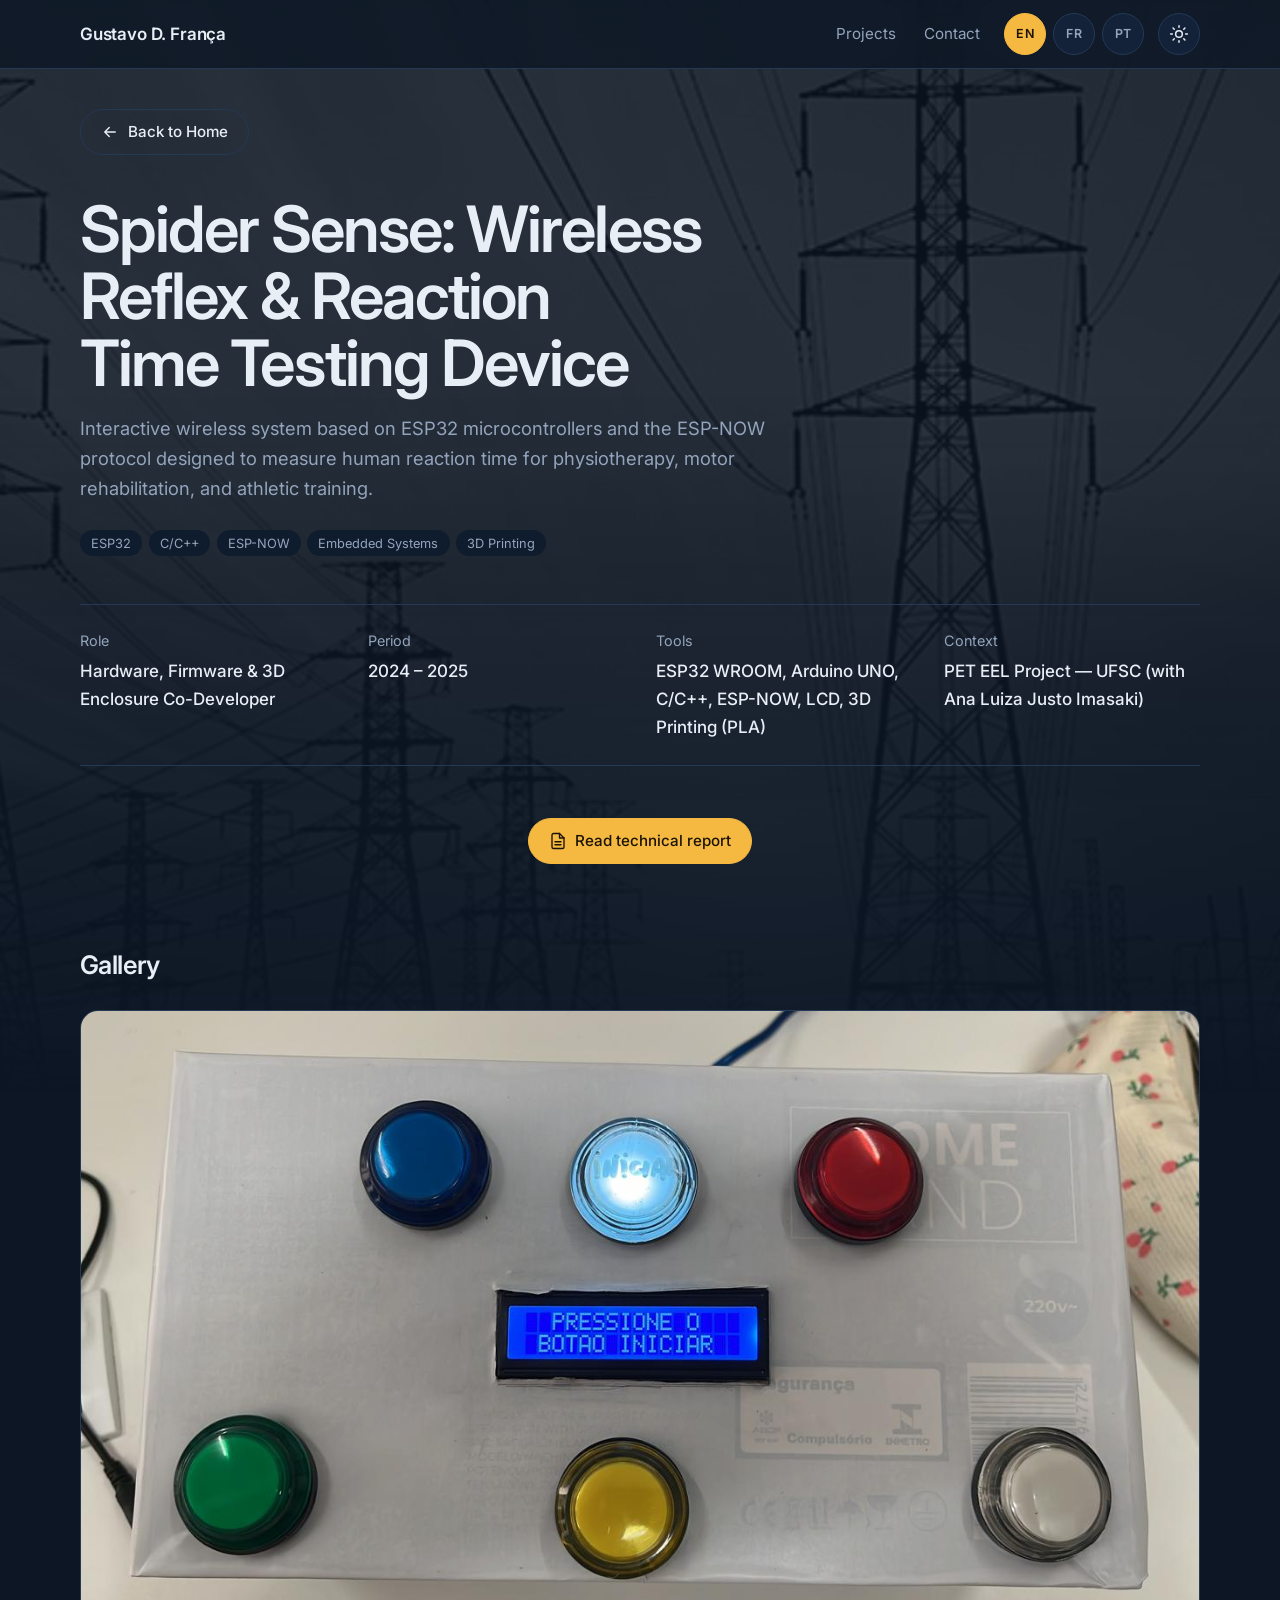
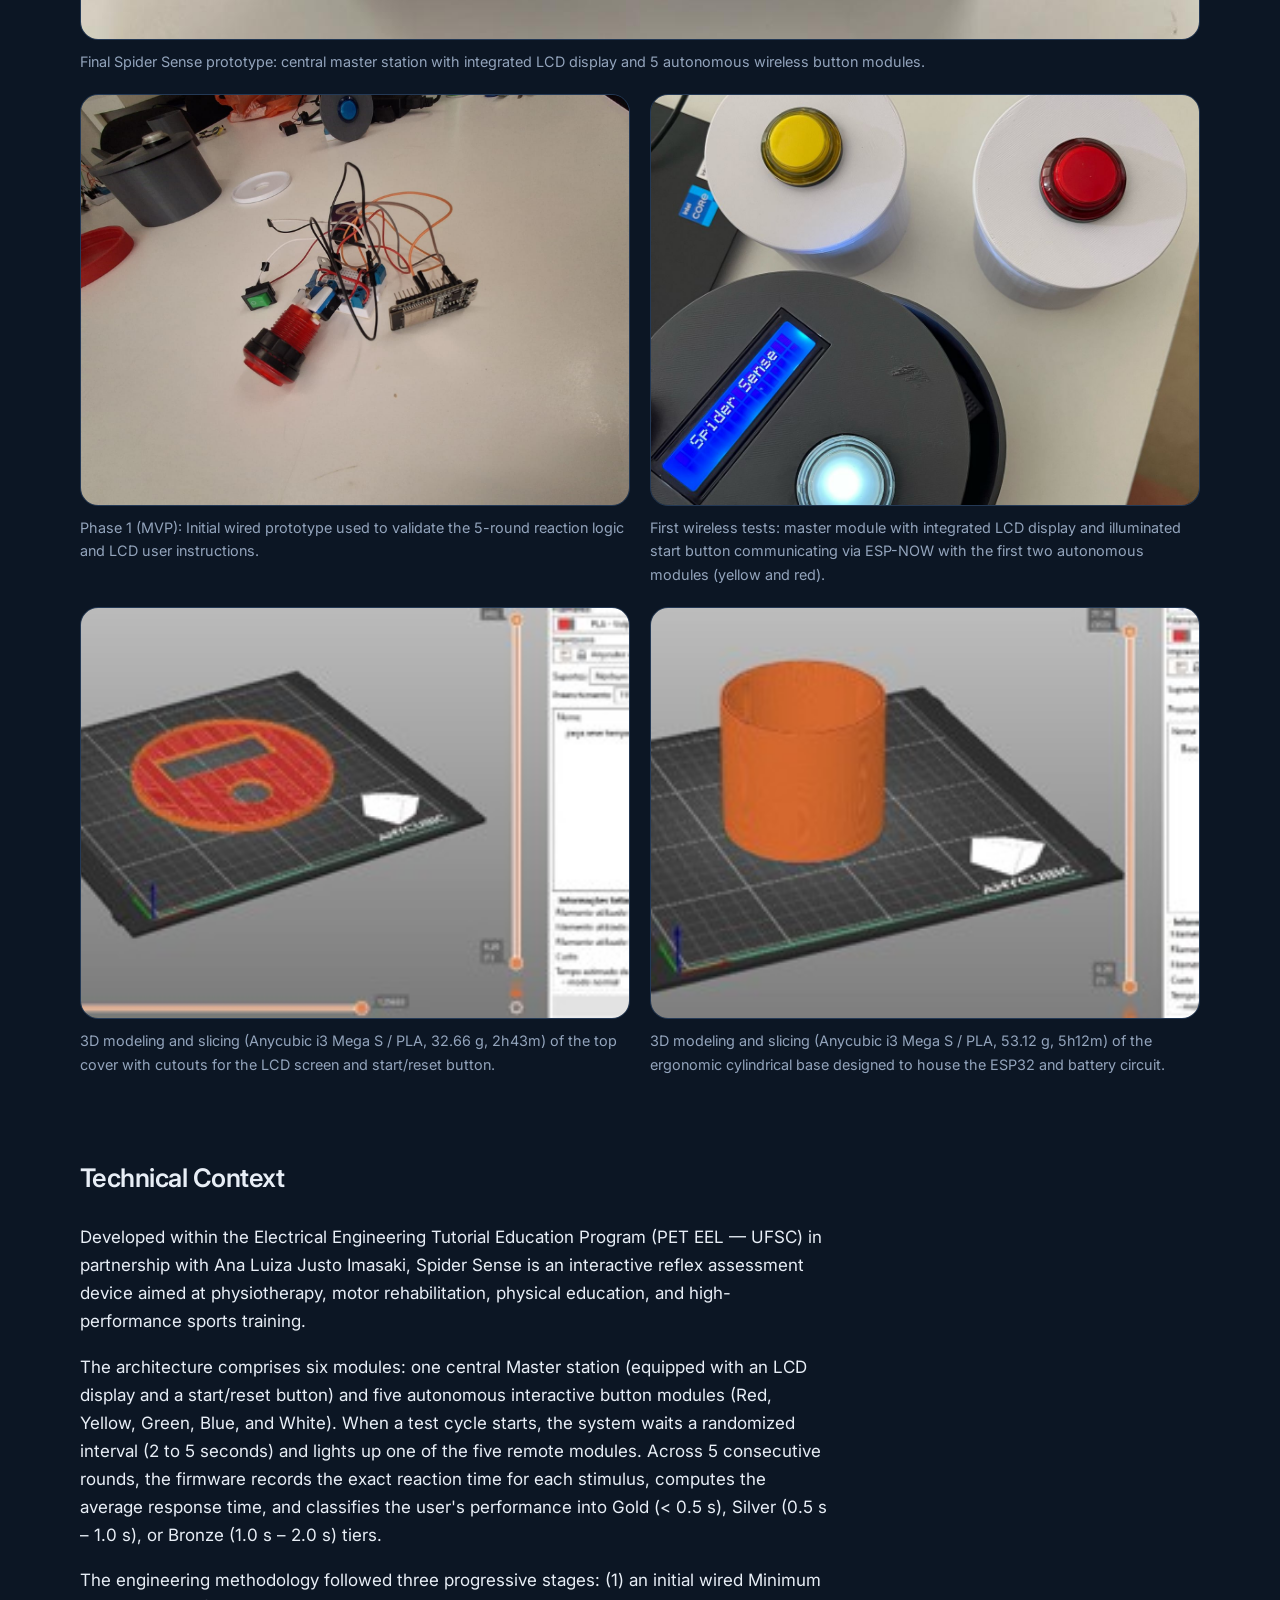
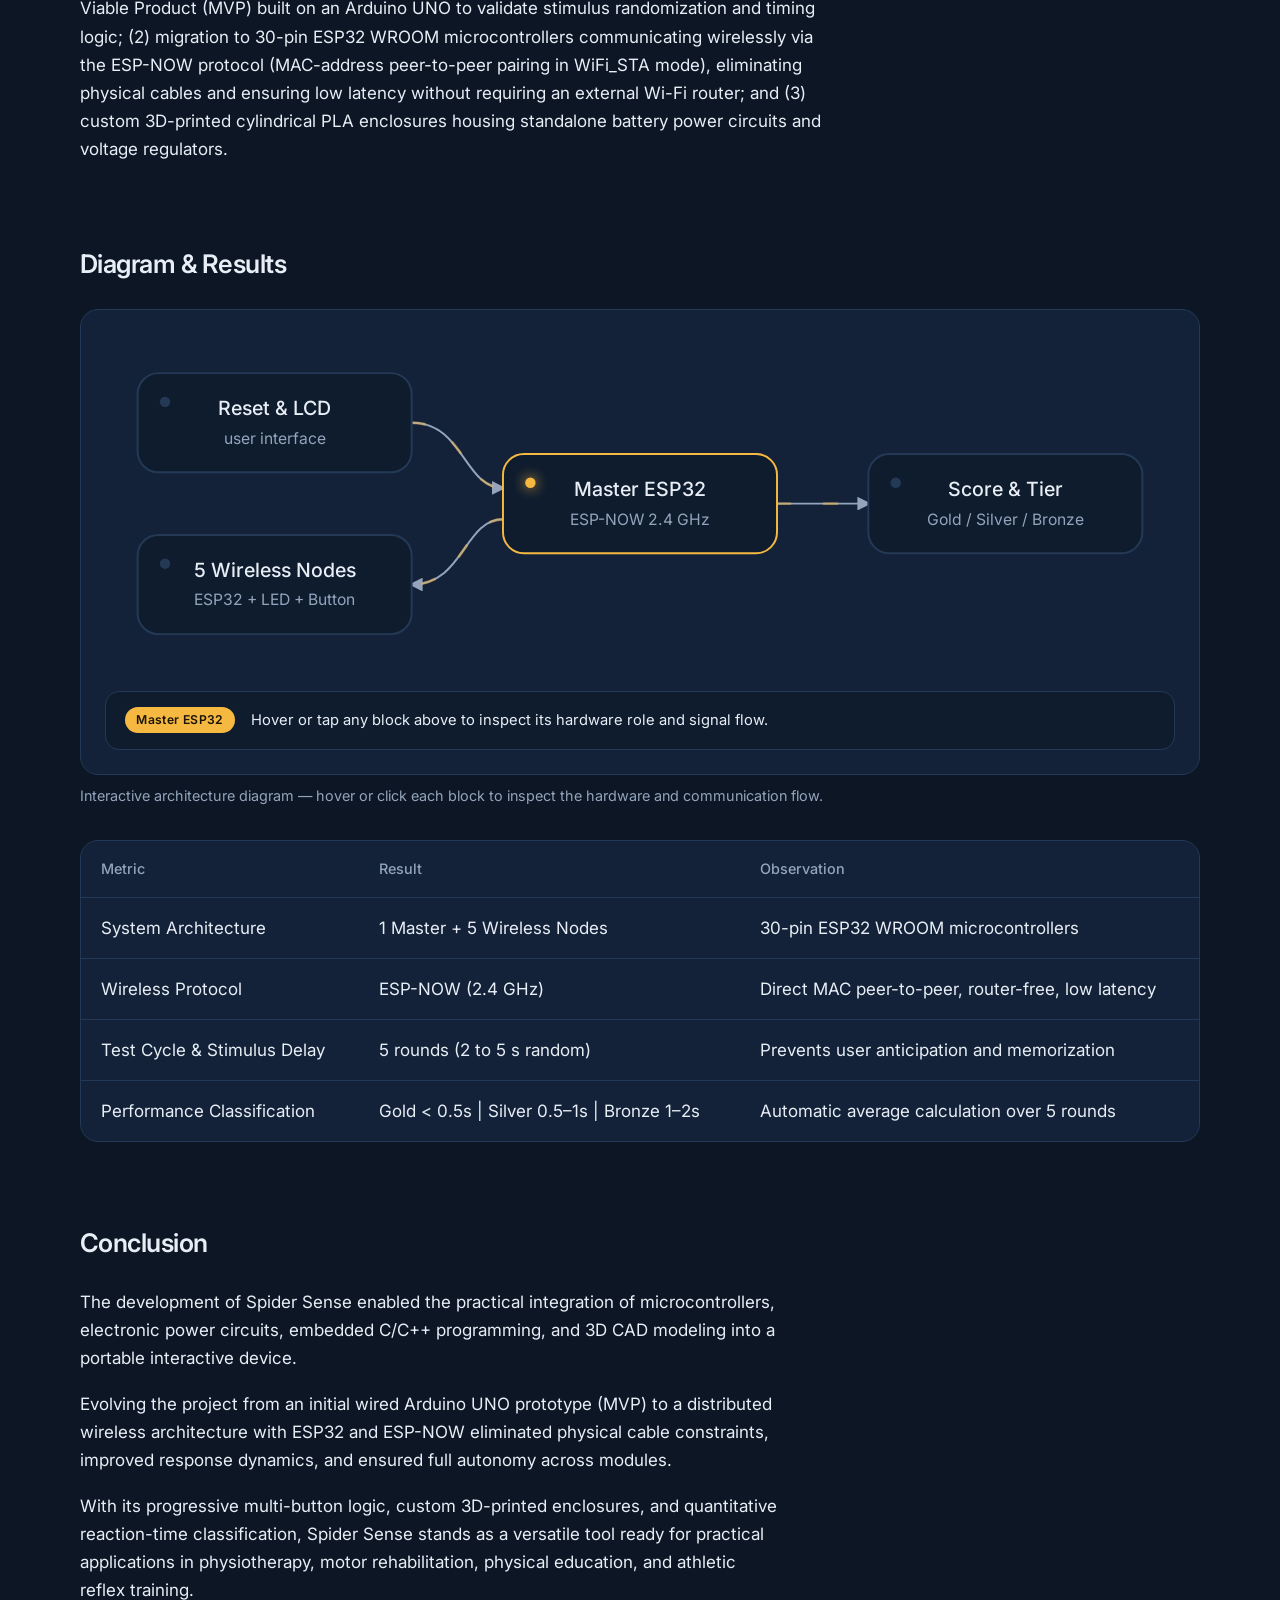
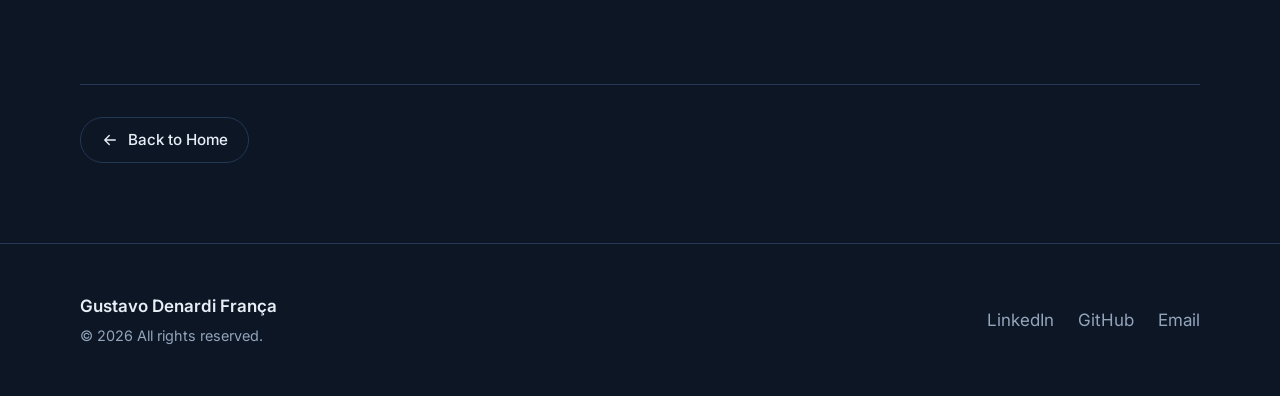
<file: projeto-modelo.html>
<!DOCTYPE html>
<html lang="en" data-theme="dark">
<head>
  <meta charset="utf-8">
  <meta name="viewport" content="width=device-width, initial-scale=1">
  <title>Spider Sense | Gustavo Denardi França</title>
  <meta name="description" content="Microcontroller reaction system with ESP32 that measures user response time.">
  <meta name="theme-color" content="#0c1624">
  <link rel="icon" href="data:image/svg+xml,%3Csvg xmlns='http://www.w3.org/2000/svg' viewBox='0 0 32 32'%3E%3Crect width='32' height='32' rx='8' fill='%230c1624'/%3E%3Cpath d='M3 16c4-10 7-10 10 0s6 10 10 0 3-6 6-4' fill='none' stroke='%23f5b941' stroke-width='2.5' stroke-linecap='round'/%3E%3C/svg%3E">

  <link rel="preconnect" href="https://fonts.googleapis.com">
  <link rel="preconnect" href="https://fonts.gstatic.com" crossorigin>
  <link href="https://fonts.googleapis.com/css2?family=Inter:wght@400;500;600;700&display=swap" rel="stylesheet">

  <script>
    (function () {
      var tema = 'dark';
      var idioma = 'en';
      try {
        tema = localStorage.getItem('tema') || 'dark';
        var urlLang = new URLSearchParams(window.location.search).get('lang');
        if (urlLang && ['en', 'fr', 'pt'].indexOf(urlLang.toLowerCase()) !== -1) {
          idioma = urlLang.toLowerCase();
          localStorage.setItem('idioma', idioma);
        } else {
          var salvo = localStorage.getItem('idioma');
          if (salvo && ['en', 'fr', 'pt'].indexOf(salvo) !== -1) idioma = salvo;
        }
      } catch (e) {}
      document.documentElement.dataset.theme = tema === 'light' ? 'light' : 'dark';
      document.documentElement.lang = idioma === 'pt' ? 'pt-BR' : idioma;
      document.documentElement.classList.add('js');
    })();
  </script>

  <link rel="stylesheet" href="style.css">
  <script src="traducoes.js" defer></script>
  <script src="projetos.js" defer></script>
  <script src="script.js" defer></script>
</head>

<body id="topo">
  <a class="skip-link" href="#conteudo" data-i18n="a11y.skipLink">Skip to content</a>

  <div class="bg-parallax" aria-hidden="true"><div class="bg-parallax__img"></div></div>

  <header class="site-header">
    <div class="container site-header__inner">
      <a class="brand" href="index.html" aria-label="Gustavo Denardi França, back to home" data-i18n-aria="a11y.brandBack">Gustavo D. França</a>

      <nav class="nav" aria-label="Main navigation" data-i18n-aria="a11y.navMain">
        <a href="index.html#projetos" data-i18n="nav.projects">Projects</a>
        <a href="index.html#contato" data-i18n="nav.contact">Contact</a>
      </nav>

      <div class="header-actions">
        <div class="lang-switch" role="group" aria-label="Select language" data-i18n-aria="a11y.langSelector">
          <button class="lang-btn" type="button" data-lang="en" aria-pressed="true" title="English">EN</button>
          <button class="lang-btn" type="button" data-lang="fr" aria-pressed="false" title="Français">FR</button>
          <button class="lang-btn" type="button" data-lang="pt" aria-pressed="false" title="Português">PT</button>
        </div>

        <button class="theme-toggle" id="tema" type="button" aria-label="Switch to light theme">
          <svg class="icon icon--sun" viewBox="0 0 24 24" width="20" height="20" fill="none" stroke="currentColor" stroke-width="1.8" stroke-linecap="round" stroke-linejoin="round" aria-hidden="true">
            <circle cx="12" cy="12" r="4"/>
            <path d="M12 2v2M12 20v2M4.9 4.9l1.4 1.4M17.7 17.7l1.4 1.4M2 12h2M20 12h2M4.9 19.1l1.4-1.4M17.7 6.3l1.4-1.4"/>
          </svg>
          <svg class="icon icon--moon" viewBox="0 0 24 24" width="20" height="20" fill="none" stroke="currentColor" stroke-width="1.8" stroke-linecap="round" stroke-linejoin="round" aria-hidden="true">
            <path d="M21 12.8A9 9 0 1 1 11.2 3a7 7 0 0 0 9.8 9.8z"/>
          </svg>
        </button>
      </div>
    </div>
  </header>

  <main id="conteudo" class="project">
    <div class="container">

      <a class="btn btn--back reveal" href="index.html#projetos">
        <svg viewBox="0 0 24 24" width="18" height="18" fill="none" stroke="currentColor" stroke-width="1.8" stroke-linecap="round" stroke-linejoin="round" aria-hidden="true"><path d="M19 12H5M11 18l-6-6 6-6"/></svg>
        <span data-i18n="projectPage.backHome">Back to Home</span>
      </a>

      <header>
        <h1 class="project__title reveal" id="proj-titulo">Spider Sense</h1>
        <p class="project__summary reveal" style="--d:.08s" id="proj-resumo"></p>
        <ul class="tags reveal" style="--d:.16s" id="proj-tags"></ul>
      </header>

      <dl class="meta reveal">
        <div><dt data-i18n="projectPage.metaRole">Role</dt><dd id="proj-funcao"></dd></div>
        <div><dt data-i18n="projectPage.metaPeriod">Period</dt><dd id="proj-periodo"></dd></div>
        <div><dt data-i18n="projectPage.metaTools">Tools</dt><dd id="proj-ferramentas"></dd></div>
        <div><dt data-i18n="projectPage.metaContext">Context</dt><dd id="proj-contexto"></dd></div>
      </dl>

      <!-- Vídeo de demonstração (opcional) -->
      <section class="block" id="proj-video-secao" aria-labelledby="titulo-proj-video" hidden>
        <h2 class="block__title reveal" id="titulo-proj-video" data-i18n="projectPage.videoTitle">Demonstration Video</h2>
        <div class="video-frame reveal" id="proj-video-container"></div>
      </section>

      <!-- Botão centralizado do relatório (aparece se links.relatorio estiver preenchido) -->
      <div class="project__report-cta reveal" id="proj-relatorio-cta" hidden>
        <a class="btn btn--primary" id="proj-relatorio-btn" href="#" target="_blank" rel="noopener noreferrer">
          <svg viewBox="0 0 24 24" width="18" height="18" fill="none" stroke="currentColor" stroke-width="1.8" stroke-linecap="round" stroke-linejoin="round" aria-hidden="true">
            <path d="M14 2H6a2 2 0 0 0-2 2v16a2 2 0 0 0 2 2h12a2 2 0 0 0 2-2V8z"/>
            <polyline points="14 2 14 8 20 8"/>
            <line x1="16" y1="13" x2="8" y2="13"/>
            <line x1="16" y1="17" x2="8" y2="17"/>
          </svg>
          <span data-i18n="projectPage.btnReport">Read technical report</span>
        </a>
      </div>
      
      <!-- Galeria -->
      <section class="block" id="proj-galeria-secao" aria-labelledby="titulo-galeria">
        <h2 class="block__title reveal" id="titulo-galeria" data-i18n="projectPage.galleryTitle">Gallery</h2>
        <div class="gallery" id="proj-galeria"></div>
      </section>

      <!-- Contexto técnico -->
      <section class="block" aria-labelledby="titulo-contexto">
        <h2 class="block__title reveal" id="titulo-contexto" data-i18n="projectPage.contextTitle">Technical Context</h2>
        <div class="prose reveal" id="proj-prose"></div>
      </section>

      <!-- Diagrama Interativo e Resultados -->
      <section class="block" id="proj-resultados-secao" aria-labelledby="titulo-resultados">
        <h2 class="block__title reveal" id="titulo-resultados" data-i18n="projectPage.resultsTitle">Diagram &amp; Results</h2>

        <figure class="diagram reveal" id="proj-diagrama">
          <div class="diagram__frame">
            <svg viewBox="0 0 820 260" role="img" aria-labelledby="dg-titulo dg-desc">
              <title id="dg-titulo">Interactive system block diagram</title>
              <desc id="dg-desc">Hover or click on each module to inspect the technical signal flow.</desc>
              <defs>
                <marker id="seta" viewBox="0 0 10 10" refX="8" refY="5" markerWidth="7" markerHeight="7" orient="auto-start-reverse">
                  <path d="M0 0L10 5L0 10z" class="d-seta"/>
                </marker>
                <marker id="seta-ativa" viewBox="0 0 10 10" refX="8" refY="5" markerWidth="7" markerHeight="7" orient="auto-start-reverse">
                  <path d="M0 0L10 5L0 10z" class="d-seta-ativa"/>
                </marker>
              </defs>

              <!-- Trilhas base e feixes de pulso animado -->
              <path class="d-linha" data-link="b1" d="M235 68 C 275 68, 275 118, 305 118" marker-end="url(#seta)"/>
              <path class="d-pulso" data-link="b1" d="M235 68 C 275 68, 275 118, 305 118"/>

              <path class="d-linha" data-link="b2" d="M305 142 C 275 142, 275 192, 235 192" marker-end="url(#seta)"/>
              <path class="d-pulso" data-link="b2" d="M305 142 C 275 142, 275 192, 235 192"/>

              <path class="d-linha" data-link="bs" d="M515 130 L585 130" marker-end="url(#seta)"/>
              <path class="d-pulso" data-link="bs" d="M515 130 L585 130"/>

              <!-- Bloco 1 (Superior Esquerdo) -->
              <g class="d-bloco" data-node="b1" tabindex="0" role="button">
                <rect x="25" y="30" width="210" height="76" rx="16"/>
                <circle class="d-led" cx="46" cy="52" r="4"/>
                <text x="130" y="62" text-anchor="middle" id="dg-b1-t">Start / Reset &amp; LCD</text>
                <text x="130" y="84" text-anchor="middle" class="d-sub" id="dg-b1-s">user interface &amp; display</text>
              </g>

              <!-- Bloco 2 (Inferior Esquerdo) -->
              <g class="d-bloco" data-node="b2" tabindex="0" role="button">
                <rect x="25" y="154" width="210" height="76" rx="16"/>
                <circle class="d-led" cx="46" cy="176" r="4"/>
                <text x="130" y="186" text-anchor="middle" id="dg-b2-t">5 Wireless Nodes</text>
                <text x="130" y="208" text-anchor="middle" class="d-sub" id="dg-b2-s">ESP32 + LED + Button</text>
              </g>

              <!-- Bloco Central (Mestre) -->
              <g class="d-bloco d-bloco--main" data-node="bc" tabindex="0" role="button">
                <rect x="305" y="92" width="210" height="76" rx="16"/>
                <circle class="d-led d-led--main" cx="326" cy="114" r="4"/>
                <text x="410" y="124" text-anchor="middle" id="dg-bc-t">Master ESP32</text>
                <text x="410" y="146" text-anchor="middle" class="d-sub" id="dg-bc-s">ESP-NOW 2.4 GHz</text>
              </g>

              <!-- Bloco Saída (Direita) -->
              <g class="d-bloco" data-node="bs" tabindex="0" role="button">
                <rect x="585" y="92" width="210" height="76" rx="16"/>
                <circle class="d-led" cx="606" cy="114" r="4"/>
                <text x="690" y="124" text-anchor="middle" id="dg-bs-t">Score &amp; Tier</text>
                <text x="690" y="146" text-anchor="middle" class="d-sub" id="dg-bs-s">Gold / Silver / Bronze</text>
              </g>
            </svg>

            <!-- Painel interativo que muda ao passar o mouse nos blocos -->
            <div class="diagram__info" id="dg-info-box" aria-live="polite">
              <span class="diagram__badge" id="dg-info-titulo">Interactive Architecture</span>
              <p class="diagram__desc" id="dg-info-texto">Hover or tap any block above to inspect its hardware role and signal flow.</p>
            </div>
          </div>
          <figcaption id="dg-legenda">System block diagram.</figcaption>
        </figure>

        <div class="table-wrap reveal" id="proj-tabela-wrap">
          <table>
            <thead>
              <tr>
                <th scope="col" data-i18n="projectPage.tableMetric">Metric</th>
                <th scope="col" data-i18n="projectPage.tableResult">Result</th>
                <th scope="col" data-i18n="projectPage.tableNote">Observation</th>
              </tr>
            </thead>
            <tbody id="proj-tabela-corpo"></tbody>
          </table>
        </div>
      </section>

      <!-- Conclusão -->
      <section class="block" id="proj-conclusao-secao" aria-labelledby="titulo-conclusao">
        <h2 class="block__title reveal" id="titulo-conclusao" data-i18n="projectPage.conclusionTitle">Conclusion</h2>
        <div class="prose reveal" id="proj-conclusao"></div>
      </section>

      <!-- Links (só aparece se houver link de relatório ou demo) -->
      <section class="block" id="proj-links-secao" aria-labelledby="titulo-links" hidden>
        <h2 class="block__title reveal" id="titulo-links" data-i18n="projectPage.linksTitle">Links &amp; Resources</h2>
        <div class="project__links reveal" id="proj-links"></div>
      </section>

      <div class="project__footer">
        <a class="btn btn--back" href="index.html#projetos">
          <svg viewBox="0 0 24 24" width="18" height="18" fill="none" stroke="currentColor" stroke-width="1.8" stroke-linecap="round" stroke-linejoin="round" aria-hidden="true"><path d="M19 12H5M11 18l-6-6 6-6"/></svg>
          <span data-i18n="projectPage.backHome">Back to Home</span>
        </a>
      </div>

    </div>
  </main>

  <footer class="site-footer" id="contato">
    <div class="container site-footer__inner">
      <div>
        <p class="site-footer__name">Gustavo Denardi França</p>
        <p class="site-footer__small">© <span id="ano">2026</span> <span data-i18n="footer.rights">All rights reserved.</span></p>
      </div>
      <ul class="footer-links">
        <li><a href="https://www.linkedin.com/in/gustavo-denardi-frança" target="_blank" rel="noopener noreferrer">LinkedIn</a></li>
        <li><a href="https://github.com/gudfranca" target="_blank" rel="noopener noreferrer">GitHub</a></li>
        <li><a href="mailto:gustavodfranca27@gmail.com" data-i18n="footer.email">Email</a></li>
      </ul>
    </div>
  </footer>
</body>
</html>
</file>
<file: style.css>
/* =========================================================
   style.css | Portfólio de Gustavo Denardi França
   Índice
   1. Tokens (tema escuro padrão + tema claro)
   2. Base
   3. Cabeçalho e botão de tema
   4. Hero e onda interativa
   5. Seções, vídeo, busca e cards
   6. Rodapé
   7. Página de projeto
   8. Animações de entrada e movimento reduzido
   9. Responsivo
   ========================================================= */

/* 1. Tokens ------------------------------------------------ */
:root {
  color-scheme: dark;

  --bg: #0c1624;
  --bg-soft: #0f1c2e;
  --surface: #132238;
  --line: #243955;
  --text: #e8eef6;
  --muted: #93a4bc;
  --accent: #f5b941;
  --accent-ink: #1b1305;
  --shadow: 0 28px 60px -28px rgb(0 0 0 / 0.7);
  --grid-line: rgb(147 164 188 / 0.1);
  --bg-img-opacity: 0.20;

  --font: "Inter", system-ui, -apple-system, "Segoe UI", Roboto, sans-serif;
  --ease: cubic-bezier(0.2, 0.7, 0.2, 1);
  --maxw: 1120px;
  --header-h: 68px;

  /* Transição suave de cores ao trocar de tema */
  --theme-t: background-color 0.45s ease, color 0.45s ease,
    border-color 0.45s ease, fill 0.45s ease, stroke 0.45s ease;
}

:root[data-theme="light"] {
  color-scheme: light;

  --bg: #f4f7fb;
  --bg-soft: #eaf0f7;
  --surface: #ffffff;
  --line: #d6dfeb;
  --text: #0f1b2d;
  --muted: #53647c;
  --accent: #a85f00;
  --accent-ink: #ffffff;
  --shadow: 0 28px 56px -30px rgb(15 27 45 / 0.35);
  --grid-line: rgb(15 27 45 / 0.07);
  --bg-img-opacity: 0.10;
}

/* 2. Base -------------------------------------------------- */
*,
*::before,
*::after {
  box-sizing: border-box;
}

html {
  scroll-behavior: smooth;
  -webkit-text-size-adjust: 100%;
}

body {
  position: relative;
  margin: 0;
  overflow-x: hidden;
  font-family: var(--font);
  font-size: 1.0625rem;
  line-height: 1.65;
  color: var(--text);
  background-color: var(--bg);
  -webkit-font-smoothing: antialiased;
  transition: var(--theme-t);
}

img,
video,
svg,
canvas {
  display: block;
  max-width: 100%;
}

a {
  color: inherit;
}

h1,
h2,
h3 {
  text-wrap: balance;
}

p {
  text-wrap: pretty;
}

[hidden] {
  display: none !important;
}

[id] {
  scroll-margin-top: calc(var(--header-h) + 16px);
}

:focus-visible {
  outline: 2px solid var(--accent);
  outline-offset: 3px;
}

.container {
  width: min(100% - 2.5rem, var(--maxw));
  margin-inline: auto;
}

.visually-hidden {
  position: absolute;
  width: 1px;
  height: 1px;
  margin: -1px;
  padding: 0;
  overflow: hidden;
  clip: rect(0 0 0 0);
  white-space: nowrap;
  border: 0;
}

.skip-link {
  position: absolute;
  left: 1rem;
  top: -4rem;
  z-index: 100;
  padding: 0.6rem 1rem;
  border-radius: 999px;
  background: var(--accent);
  color: var(--accent-ink);
  font-weight: 500;
  text-decoration: none;
  transition: top 0.2s var(--ease);
}

.skip-link:focus {
  top: 1rem;
}

/* Fundo com parallax (imagem Unsplash de exemplo) */
.bg-parallax {
  position: absolute;
  inset: 0 0 auto 0;
  z-index: 0;
  height: min(140vh, 1100px);
  overflow: hidden;
  pointer-events: none;
  -webkit-mask-image: linear-gradient(to bottom, #000 35%, transparent);
  mask-image: linear-gradient(to bottom, #000 35%, transparent);
}

.bg-parallax__img {
  position: absolute;
  inset: -12% 0 0 0;
  background: url("assets/img/fundo.jpg")
    center / cover no-repeat;
  opacity: var(--bg-img-opacity);
  filter: grayscale(1) contrast(1.05);
  will-change: transform;
  transition: opacity 0.45s ease;
}

main,
.site-footer {
  position: relative;
  z-index: 1;
}

/* Placeholder em papel milimetrado (aparece quando a imagem ainda não existe) */
.placeholder {
  background-color: var(--bg-soft);
  background-image: linear-gradient(var(--grid-line) 1px, transparent 1px),
    linear-gradient(90deg, var(--grid-line) 1px, transparent 1px);
  background-size: 24px 24px;
}

/* Botões e tags */
.btn {
  display: inline-flex;
  align-items: center;
  gap: 0.55rem;
  height: 46px;
  padding: 0 1.25rem;
  border: 1px solid var(--line);
  border-radius: 999px;
  background: transparent;
  color: var(--text);
  font: 500 0.95rem/1 var(--font);
  text-decoration: none;
  cursor: pointer;
  transition: var(--theme-t), transform 0.25s var(--ease),
    filter 0.25s var(--ease);
}

.btn:hover {
  border-color: var(--accent);
  transform: translateY(-2px);
}

.btn--primary {
  background: var(--accent);
  border-color: var(--accent);
  color: var(--accent-ink);
}

.btn--primary:hover {
  filter: brightness(1.07);
}

.tags {
  display: flex;
  flex-wrap: wrap;
  gap: 0.4rem;
  margin: 0;
  padding: 0;
  list-style: none;
}

.tag {
  display: inline-block;
  padding: 0.2rem 0.7rem;
  border-radius: 999px;
  background: var(--bg-soft);
  color: var(--muted);
  font-size: 0.8rem;
  line-height: 1.5;
  text-decoration: none;
  transition: var(--theme-t);
}

a.tag:hover {
  color: var(--accent);
}

/* 3. Cabeçalho e botão de tema ------------------------------ */
.site-header {
  position: sticky;
  top: 0;
  z-index: 50;
  background: var(--bg);
  border-bottom: 1px solid var(--line);
  transition: var(--theme-t);
}

@supports (background: color-mix(in srgb, red, blue)) {
  .site-header {
    background: color-mix(in srgb, var(--bg) 78%, transparent);
    -webkit-backdrop-filter: blur(14px) saturate(1.2);
    backdrop-filter: blur(14px) saturate(1.2);
  }
}

.site-header__inner {
  display: flex;
  align-items: center;
  justify-content: space-between;
  gap: 1.5rem;
  height: var(--header-h);
}

.brand {
  font-weight: 600;
  letter-spacing: -0.01em;
  text-decoration: none;
}

.nav {
  display: flex;
  gap: 1.75rem;
  margin-left: auto;
}

.nav a {
  color: var(--muted);
  font-size: 0.95rem;
  text-decoration: none;
  transition: color 0.25s ease;
}

.nav a:hover {
  color: var(--text);
}

.theme-toggle {
  position: relative;
  display: grid;
  place-items: center;
  width: 42px;
  height: 42px;
  border: 1px solid var(--line);
  border-radius: 50%;
  background: var(--surface);
  color: var(--text);
  cursor: pointer;
  transition: var(--theme-t);
}

.theme-toggle:hover {
  border-color: var(--accent);
  color: var(--accent);
}

/* O ícone mostrado é o do tema de destino: sol no escuro, lua no claro */
.theme-toggle .icon {
  position: absolute;
  transition: opacity 0.35s var(--ease), transform 0.45s var(--ease);
}

:root[data-theme="dark"] .icon--moon {
  opacity: 0;
  transform: rotate(-70deg) scale(0.5);
}

:root[data-theme="light"] .icon--sun {
  opacity: 0;
  transform: rotate(70deg) scale(0.5);
}

/* 4. Hero e onda interativa -------------------------------- */
.hero {
  padding-block: clamp(3rem, 9vw, 7rem) 0;
}

.hero__grid {
  display: grid;
  grid-template-columns: minmax(0, 1.5fr) minmax(0, 0.8fr);
  gap: clamp(2rem, 6vw, 5rem);
  align-items: center;
}

.hero__title {
  margin: 0;
  font-size: clamp(2.5rem, 6.6vw, 4.9rem);
  font-weight: 600;
  line-height: 1;
  letter-spacing: -0.035em;
}

.hero__role {
  margin: 1.5rem 0 0;
  font-size: 1.15rem;
  font-weight: 500;
  line-height: 1.45;
  max-width: 34ch;
}

.hero__bio {
  margin: 1rem 0 0;
  max-width: 56ch;
  color: var(--muted);
}

.chips {
  display: flex;
  flex-wrap: wrap;
  gap: 0.5rem;
  margin: 1.75rem 0 0;
  padding: 0;
  list-style: none;
}

.chip {
  height: 36px;
  padding: 0 1rem;
  border: 1px solid var(--line);
  border-radius: 999px;
  background: transparent;
  color: var(--text);
  font: 500 0.88rem/1 var(--font);
  cursor: pointer;
  transition: var(--theme-t), transform 0.2s var(--ease);
}

.chip:hover {
  border-color: var(--accent);
  color: var(--accent);
}

.chip[aria-pressed="true"] {
  background: var(--accent);
  border-color: var(--accent);
  color: var(--accent-ink);
}

.hero__links {
  display: flex;
  flex-wrap: wrap;
  gap: 0.75rem;
  margin-top: 2rem;
}

.portrait {
  position: relative;
  display: grid;
  place-items: center;
  margin: 0;
  aspect-ratio: 4 / 5;
  overflow: hidden;
  border: 1px solid var(--line);
  border-radius: 28px;
  box-shadow: var(--shadow);
}

.portrait__fallback {
  font-size: 4rem;
  font-weight: 600;
  letter-spacing: -0.04em;
  color: var(--muted);
}

.portrait img {
  position: absolute;
  inset: 0;
  width: 100%;
  height: 100%;
  object-fit: cover;
}

.wave {
  height: 160px;
  margin-top: clamp(2rem, 5vw, 3.5rem);
}

.wave canvas {
  width: 100%;
  height: 100%;
  cursor: crosshair;
  touch-action: pan-y;
  -webkit-mask-image: linear-gradient(90deg, transparent, #000 10%, #000 90%, transparent);
  mask-image: linear-gradient(90deg, transparent, #000 10%, #000 90%, transparent);
}

.wave__hint {
  margin-block-start: 0.5rem;
  color: var(--muted);
  font-size: 0.85rem;
  text-align: right;
}

/* 5. Seções, vídeo, busca e cards -------------------------- */
.section {
  padding-block: clamp(4rem, 10vw, 8rem);
}

.section__head {
  display: flex;
  flex-wrap: wrap;
  align-items: flex-end;
  justify-content: space-between;
  gap: 1.5rem;
  margin-bottom: 2.5rem;
}

.section__title {
  margin: 0;
  font-size: clamp(1.8rem, 4vw, 2.6rem);
  font-weight: 600;
  line-height: 1.15;
  letter-spacing: -0.025em;
}

.section__lead {
  max-width: 52ch;
  margin: 0.75rem 0 0;
  color: var(--muted);
}

.video-frame {
  aspect-ratio: 16 / 9;
  overflow: hidden;
  border: 1px solid var(--line);
  border-radius: 24px;
  background: var(--bg-soft);
  box-shadow: var(--shadow);
  transition: var(--theme-t);
}

.video-frame video,
.video-frame iframe {
  width: 100%;
  height: 100%;
  border: 0;
  object-fit: cover;
}

.search {
  position: relative;
  width: min(100%, 360px);
}

.search svg {
  position: absolute;
  left: 1rem;
  top: 50%;
  translate: 0 -50%;
  color: var(--muted);
  pointer-events: none;
}

.search input {
  width: 100%;
  height: 48px;
  padding: 0 1rem 0 2.8rem;
  border: 1px solid var(--line);
  border-radius: 14px;
  background: var(--surface);
  color: var(--text);
  font: inherit;
  font-size: 0.95rem;
  transition: var(--theme-t);
}

.search input::placeholder {
  color: var(--muted);
}

.search input:focus-visible {
  outline-offset: 2px;
  border-color: var(--accent);
}

.results {
  margin: 0 0 1.25rem;
  color: var(--muted);
  font-size: 0.9rem;
}

.empty {
  padding: 3rem 1.5rem;
  border: 1px dashed var(--line);
  border-radius: 18px;
  text-align: center;
  color: var(--muted);
}

.empty p {
  margin: 0 0 1.25rem;
}

.grid {
  display: grid;
  grid-template-columns: repeat(auto-fill, minmax(min(100%, 320px), 1fr));
  gap: 1.5rem;
  margin: 0;
  padding: 0;
  list-style: none;
}

.card {
  position: relative;
  display: flex;
  flex-direction: column;
  height: 100%;
  overflow: hidden;
  border: 1px solid var(--line);
  border-radius: 18px;
  background: var(--surface);
  transition: var(--theme-t), transform 0.35s var(--ease),
    box-shadow 0.35s var(--ease);
}

.card:hover,
.card:focus-within {
  transform: translateY(-8px);
  border-color: var(--accent);
  box-shadow: var(--shadow);
}

.card__media {
  position: relative;
  aspect-ratio: 16 / 10;
}

.card__media img {
  width: 100%;
  height: 100%;
  object-fit: cover;
}

.card__body {
  display: flex;
  flex: 1;
  flex-direction: column;
  gap: 0.9rem;
  padding: 1.4rem 1.5rem 1.6rem;
}

.card__title {
  margin: 0;
  font-size: 1.2rem;
  font-weight: 600;
  line-height: 1.3;
  letter-spacing: -0.015em;
}

.card__text {
  margin: 0;
  color: var(--muted);
  font-size: 0.95rem;
}

.card__link {
  margin-top: auto;
  width: max-content;
  color: var(--accent);
  font-weight: 500;
  text-decoration: none;
}

/* Torna o card inteiro clicável */
.card__link::after {
  content: "";
  position: absolute;
  inset: 0;
}

.card:hover .card__link span:first-child {
  text-decoration: underline;
  text-underline-offset: 5px;
}

/* 6. Rodapé ------------------------------------------------ */
.site-footer {
  padding-block: 3rem;
  border-top: 1px solid var(--line);
  background: var(--bg);
  transition: var(--theme-t);
}

.site-footer__inner {
  display: flex;
  flex-wrap: wrap;
  align-items: center;
  justify-content: space-between;
  gap: 1.5rem;
}

.site-footer__name {
  margin: 0;
  font-weight: 600;
}

.site-footer__small {
  margin: 0.25rem 0 0;
  color: var(--muted);
  font-size: 0.9rem;
}

.footer-links {
  display: flex;
  flex-wrap: wrap;
  gap: 1.5rem;
  margin: 0;
  padding: 0;
  list-style: none;
}

.footer-links a {
  color: var(--muted);
  text-decoration: none;
  transition: color 0.25s ease;
}

.footer-links a:hover {
  color: var(--accent);
}

/* 7. Página de projeto ------------------------------------- */
.project {
  padding-block: 2.5rem 5rem;
}

.btn--back svg {
  flex: none;
}

.project__title {
  max-width: 20ch;
  margin: 2.5rem 0 1rem;
  font-size: clamp(2.2rem, 5.5vw, 4rem);
  font-weight: 600;
  line-height: 1.05;
  letter-spacing: -0.03em;
}

.project__summary {
  max-width: 60ch;
  margin: 0 0 1.5rem;
  color: var(--muted);
  font-size: 1.15rem;
}

.meta {
  display: grid;
  grid-template-columns: repeat(auto-fit, minmax(190px, 1fr));
  gap: 1.5rem 2rem;
  margin: 3rem 0 0;
  padding-block: 1.5rem;
  border-block: 1px solid var(--line);
}

.meta dt {
  color: var(--muted);
  font-size: 0.9rem;
}

.meta dd {
  margin: 0.25rem 0 0;
  font-weight: 500;
}

.block {
  margin-top: clamp(3rem, 7vw, 5rem);
}

.block__title {
  margin: 0 0 1.5rem;
  font-size: 1.6rem;
  font-weight: 600;
  letter-spacing: -0.02em;
}

.prose {
  max-width: 68ch;
}

.prose p {
  margin: 0 0 1.1rem;
}

.gallery {
  display: grid;
  grid-template-columns: repeat(2, minmax(0, 1fr));
  gap: 1.25rem;
  margin: 0;
}

.gallery__item {
  margin: 0;
}

.gallery__item--wide {
  grid-column: 1 / -1;
}

.gallery__media {
  position: relative;
  aspect-ratio: 4 / 3;
  overflow: hidden;
  border: 1px solid var(--line);
  border-radius: 18px;
}

.gallery__item--wide .gallery__media {
  aspect-ratio: 16 / 9;
}

.gallery__media img {
  position: absolute;
  inset: 0;
  width: 100%;
  height: 100%;
  object-fit: cover;
}

.gallery figcaption,
.diagram figcaption {
  margin-top: 0.6rem;
  color: var(--muted);
  font-size: 0.9rem;
}

.diagram {
  margin: 0 0 2rem;
}

.diagram__frame {
  padding: 1.5rem;
  overflow-x: auto;
  border: 1px solid var(--line);
  border-radius: 18px;
  background: var(--surface);
  transition: var(--theme-t);
}

.diagram svg {
  width: 100%;
  min-width: 560px;
  height: auto;
}

.diagram .d-bloco rect {
  fill: var(--bg-soft);
  stroke: var(--line);
  stroke-width: 1.5;
  transition: var(--theme-t);
}

.diagram .d-bloco--main rect {
  stroke: var(--accent);
}

.diagram text {
  fill: var(--text);
  font: 500 15px var(--font);
}

.diagram .d-sub {
  fill: var(--muted);
  font-size: 12px;
  font-weight: 400;
}

.diagram .d-linha {
  fill: none;
  stroke: var(--muted);
  stroke-width: 1.5;
}

.diagram .d-seta {
  fill: var(--muted);
}

.table-wrap {
  overflow-x: auto;
  border: 1px solid var(--line);
  border-radius: 18px;
  background: var(--surface);
  transition: var(--theme-t);
}

.table-wrap table {
  width: 100%;
  min-width: 520px;
  border-collapse: collapse;
}

.table-wrap th,
.table-wrap td {
  padding: 1rem 1.25rem;
  border-bottom: 1px solid var(--line);
  text-align: left;
}

.table-wrap th {
  color: var(--muted);
  font-size: 0.9rem;
  font-weight: 500;
}

.table-wrap tbody tr:last-child td {
  border-bottom: 0;
}

.project__links {
  display: flex;
  flex-wrap: wrap;
  gap: 0.75rem;
}

.project__footer {
  margin-top: clamp(3rem, 7vw, 5rem);
  padding-top: 2rem;
  border-top: 1px solid var(--line);
}

/* 8. Animações de entrada e movimento reduzido ------------- */
.js .reveal {
  opacity: 0;
  transform: translateY(12px);
  transition: opacity 0.7s var(--ease) var(--d, 0s),
    transform 0.7s var(--ease) var(--d, 0s);
}

.js .reveal.is-visible {
  opacity: 1;
  transform: none;
}

@media (prefers-reduced-motion: reduce) {
  html {
    scroll-behavior: auto;
  }

  .js .reveal {
    opacity: 1;
    transform: none;
    transition: none;
  }

  .card:hover,
  .card:focus-within,
  .btn:hover {
    transform: none;
  }

  .theme-toggle .icon {
    transition: none;
  }
}

/* 9. Responsivo -------------------------------------------- */
@media (max-width: 820px) {
  .hero__grid {
    grid-template-columns: 1fr;
  }

  .portrait {
    order: -1;
    width: min(100%, 240px);
  }

  .wave__hint {
    text-align: left;
  }
}

@media (max-width: 640px) {
  body {
    font-size: 1rem;
  }

  .nav {
    display: none;
  }

  .site-header__inner {
    justify-content: space-between;
  }

  .gallery {
    grid-template-columns: 1fr;
  }

  .section__head {
    align-items: stretch;
  }
} /* <--- ESTA É A CHAVE QUE FALTAVA! */


/* 10. Seletor de idiomas (mesmo padrão do botão de tema) --- */
.header-actions {
  display: flex;
  align-items: center;
  gap: 0.85rem;
}

.lang-switch {
  display: flex;
  align-items: center;
  gap: 0.45rem;
}

.lang-btn {
  display: grid;
  place-items: center;
  width: 42px;
  height: 42px;
  padding: 0;
  border: 1px solid var(--line);
  border-radius: 50%;
  background: var(--surface);
  color: var(--muted);
  font: 600 0.78rem/1 var(--font);
  letter-spacing: 0.02em;
  cursor: pointer;
  transition: var(--theme-t), transform 0.2s var(--ease);
}

.lang-btn:hover {
  border-color: var(--accent);
  color: var(--accent);
}

.lang-btn[aria-pressed="true"] {
  border-color: var(--accent);
  background: var(--accent);
  color: var(--accent-ink);
}

.card__badge {
  display: inline-block;
  width: max-content;
  padding: 0.15rem 0.6rem;
  border: 1px solid var(--accent);
  border-radius: 999px;
  color: var(--accent);
  font-size: 0.72rem;
  font-weight: 600;
  letter-spacing: 0.03em;
  text-transform: uppercase;
}

@media (max-width: 640px) {
  .site-header__inner {
    gap: 0.5rem;
  }

  .brand {
    font-size: 0.92rem;
  }

  .header-actions {
    gap: 0.45rem;
  }

  .lang-switch {
    gap: 0.3rem;
  }

  .lang-btn,
  .theme-toggle {
    width: 36px;
    height: 36px;
    font-size: 0.72rem;
  }
}
/* 11. Linha do Tempo (Jornada Acadêmica) ------------------- */
.timeline__hint {
  margin: 0;
  color: var(--muted);
  font-size: 0.88rem;
}

.timeline {
  position: relative;
  display: grid;
  grid-template-columns: repeat(5, minmax(0, 1fr));
  gap: 1.15rem;
  margin: 2rem 0 0;
  padding: 0;
  list-style: none;
  align-items: start;
}

/* Linha horizontal contínua que conecta os pontos no computador */
.timeline::before {
  content: "";
  position: absolute;
  top: 76px;
  left: 8%;
  right: 8%;
  height: 2px;
  background: var(--line);
  z-index: 0;
  transition: var(--theme-t);
}

.timeline__item {
  position: relative;
  z-index: 1;
  display: flex;
  flex-direction: column;
  align-items: center;
  text-align: center;
  outline: none;
  cursor: pointer;
}

.timeline__node {
  display: flex;
  flex-direction: column;
  align-items: center;
  gap: 0.75rem;
  margin-bottom: 1rem;
}

.timeline__logo {
  position: relative;
  display: grid;
  place-items: center;
  width: 64px;
  height: 64px;
  border-radius: 50%;
  border: 2px solid var(--line);
  background-color: var(--surface);
  overflow: hidden;
  box-shadow: var(--shadow);
  transition: transform 0.35s var(--ease), border-color 0.35s var(--ease),
    box-shadow 0.35s var(--ease), background-color 0.45s ease;
}

.timeline__fallback {
  font-size: 0.85rem;
  font-weight: 700;
  letter-spacing: 0.02em;
  color: var(--muted);
}

.timeline__logo img {
  position: absolute;
  inset: 0;
  width: 100%;
  height: 100%;
  object-fit: contain;
  padding: 8px;
  background: var(--surface);
}

.timeline__dot {
  width: 14px;
  height: 14px;
  border-radius: 50%;
  border: 3px solid var(--bg);
  background: var(--line);
  transition: transform 0.35s var(--ease), background-color 0.35s var(--ease),
    box-shadow 0.35s var(--ease);
}

.timeline__card {
  width: 100%;
  padding: 1.15rem 1rem;
  border: 1px solid var(--line);
  border-radius: 18px;
  background: var(--surface);
  transition: transform 0.35s var(--ease), border-color 0.35s var(--ease),
    box-shadow 0.35s var(--ease), background-color 0.45s ease;
}

.timeline__date {
  display: inline-block;
  padding: 0.18rem 0.6rem;
  border-radius: 999px;
  background: var(--bg-soft);
  color: var(--accent);
  font-size: 0.75rem;
  font-weight: 600;
  letter-spacing: 0.04em;
}

.timeline__org {
  margin: 0.65rem 0 0.3rem;
  font-size: 1.15rem;
  font-weight: 600;
  letter-spacing: -0.01em;
}

.timeline__event {
  margin: 0;
  color: var(--muted);
  font-size: 0.88rem;
  line-height: 1.45;
}

/* Detalhes ocultos por padrão e revelados ao passar o mouse */
.timeline__details {
  max-height: 0;
  opacity: 0;
  overflow: hidden;
  margin-top: 0;
  padding-top: 0;
  border-top: 1px solid transparent;
  transition: max-height 0.4s var(--ease), opacity 0.35s var(--ease),
    margin-top 0.35s var(--ease), padding-top 0.35s var(--ease),
    border-color 0.35s var(--ease);
}

.timeline__full {
  margin: 0 0 0.55rem;
  color: var(--text);
  font-size: 0.84rem;
  line-height: 1.45;
}

.timeline__period {
  display: inline-block;
  padding: 0.15rem 0.55rem;
  border: 1px solid var(--accent);
  border-radius: 999px;
  color: var(--accent);
  font-size: 0.74rem;
  font-weight: 600;
}

/* Efeito ao passar o mouse ou focar: cresce e mostra os detalhes */
.timeline__item:hover,
.timeline__item:focus-within {
  z-index: 10;
}

.timeline__item:hover .timeline__logo,
.timeline__item:focus-within .timeline__logo {
  transform: scale(1.18);
  border-color: var(--accent);
}

.timeline__item:hover .timeline__dot,
.timeline__item:focus-within .timeline__dot {
  transform: scale(1.45);
  background: var(--accent);
  box-shadow: 0 0 0 5px color-mix(in srgb, var(--accent) 25%, transparent);
}

.timeline__item:hover .timeline__card,
.timeline__item:focus-within .timeline__card {
  transform: translateY(-6px) scale(1.06);
  border-color: var(--accent);
  box-shadow: var(--shadow);
}

.timeline__item:hover .timeline__details,
.timeline__item:focus-within .timeline__details {
  max-height: 240px;
  opacity: 1;
  margin-top: 0.85rem;
  padding-top: 0.85rem;
  border-top-color: var(--line);
}

/* Adaptação para tablets e celulares (linha vertical à esquerda) */
@media (max-width: 960px) {
  .timeline {
    grid-template-columns: 1fr;
    gap: 1.5rem;
  }

  .timeline::before {
    top: 24px;
    bottom: 24px;
    left: 32px;
    right: auto;
    width: 2px;
    height: auto;
  }

  .timeline__item {
    flex-direction: row;
    align-items: flex-start;
    text-align: left;
    gap: 1.15rem;
  }

  .timeline__node {
    flex-shrink: 0;
    margin-bottom: 0;
  }

  .timeline__dot {
    display: none;
  }

  .timeline__item:hover .timeline__card,
  .timeline__item:focus-within .timeline__card {
    transform: scale(1.02);
  }
}

/* 12. Diagrama Interativo e Animação de Sinais ------------- */
.diagram svg {
  min-width: 640px;
}

.diagram .d-bloco {
  cursor: pointer;
  outline: none;
}

.diagram .d-bloco rect {
  transition: fill 0.3s var(--ease), stroke 0.3s var(--ease),
    stroke-width 0.3s var(--ease), filter 0.3s var(--ease);
}

.diagram .d-led {
  fill: var(--line);
  transition: fill 0.3s var(--ease), filter 0.3s var(--ease);
}

.diagram .d-led--main,
.diagram .d-bloco:hover .d-led,
.diagram .d-bloco.is-active .d-led {
  fill: var(--accent);
  filter: drop-shadow(0 0 5px var(--accent));
}

.diagram .d-bloco:hover rect,
.diagram .d-bloco.is-active rect {
  stroke: var(--accent);
  stroke-width: 2.2;
  fill: var(--surface);
}

.diagram .d-pulso {
  fill: none;
  stroke: var(--accent);
  stroke-width: 2.2;
  stroke-linecap: round;
  stroke-dasharray: 10 26;
  opacity: 0.45;
  pointer-events: none;
  animation: pulsoRede 2.4s linear infinite;
  transition: opacity 0.3s ease, stroke-width 0.3s ease;
}

.diagram .d-pulso.is-active {
  opacity: 1;
  stroke-width: 2.8;
  animation-duration: 1.1s;
}

.diagram .d-linha.is-active {
  stroke: var(--accent);
}

@keyframes pulsoRede {
  to {
    stroke-dashoffset: -72;
  }
}

.diagram__info {
  display: flex;
  flex-wrap: wrap;
  align-items: center;
  gap: 0.65rem 1rem;
  margin-top: 1.1rem;
  padding: 0.95rem 1.2rem;
  border: 1px solid var(--line);
  border-radius: 14px;
  background: var(--bg-soft);
  transition: var(--theme-t);
}

.diagram__badge {
  display: inline-block;
  padding: 0.2rem 0.7rem;
  border-radius: 999px;
  background: var(--accent);
  color: var(--accent-ink);
  font-size: 0.76rem;
  font-weight: 600;
  letter-spacing: 0.03em;
}

.diagram__desc {
  flex: 1 1 280px;
  margin: 0;
  color: var(--text);
  font-size: 0.92rem;
  line-height: 1.5;
}

@media (prefers-reduced-motion: reduce) {
  .diagram .d-pulso {
    animation: none;
  }
}

/* 13. Botão centralizado do relatório antes da galeria ----- */
.project__report-cta {
  display: flex;
  justify-content: center;
  margin-top: clamp(2rem, 5vw, 3.25rem);
}

/* 14. Subtítulos internos no contexto técnico -------------- */
.prose__sub {
  margin: 2rem 0 0.75rem;
  padding-left: 0.85rem;
  border-left: 3px solid var(--accent);
  font-size: 1.15rem;
  font-weight: 600;
  line-height: 1.35;
  color: var(--text);
}
</file>
